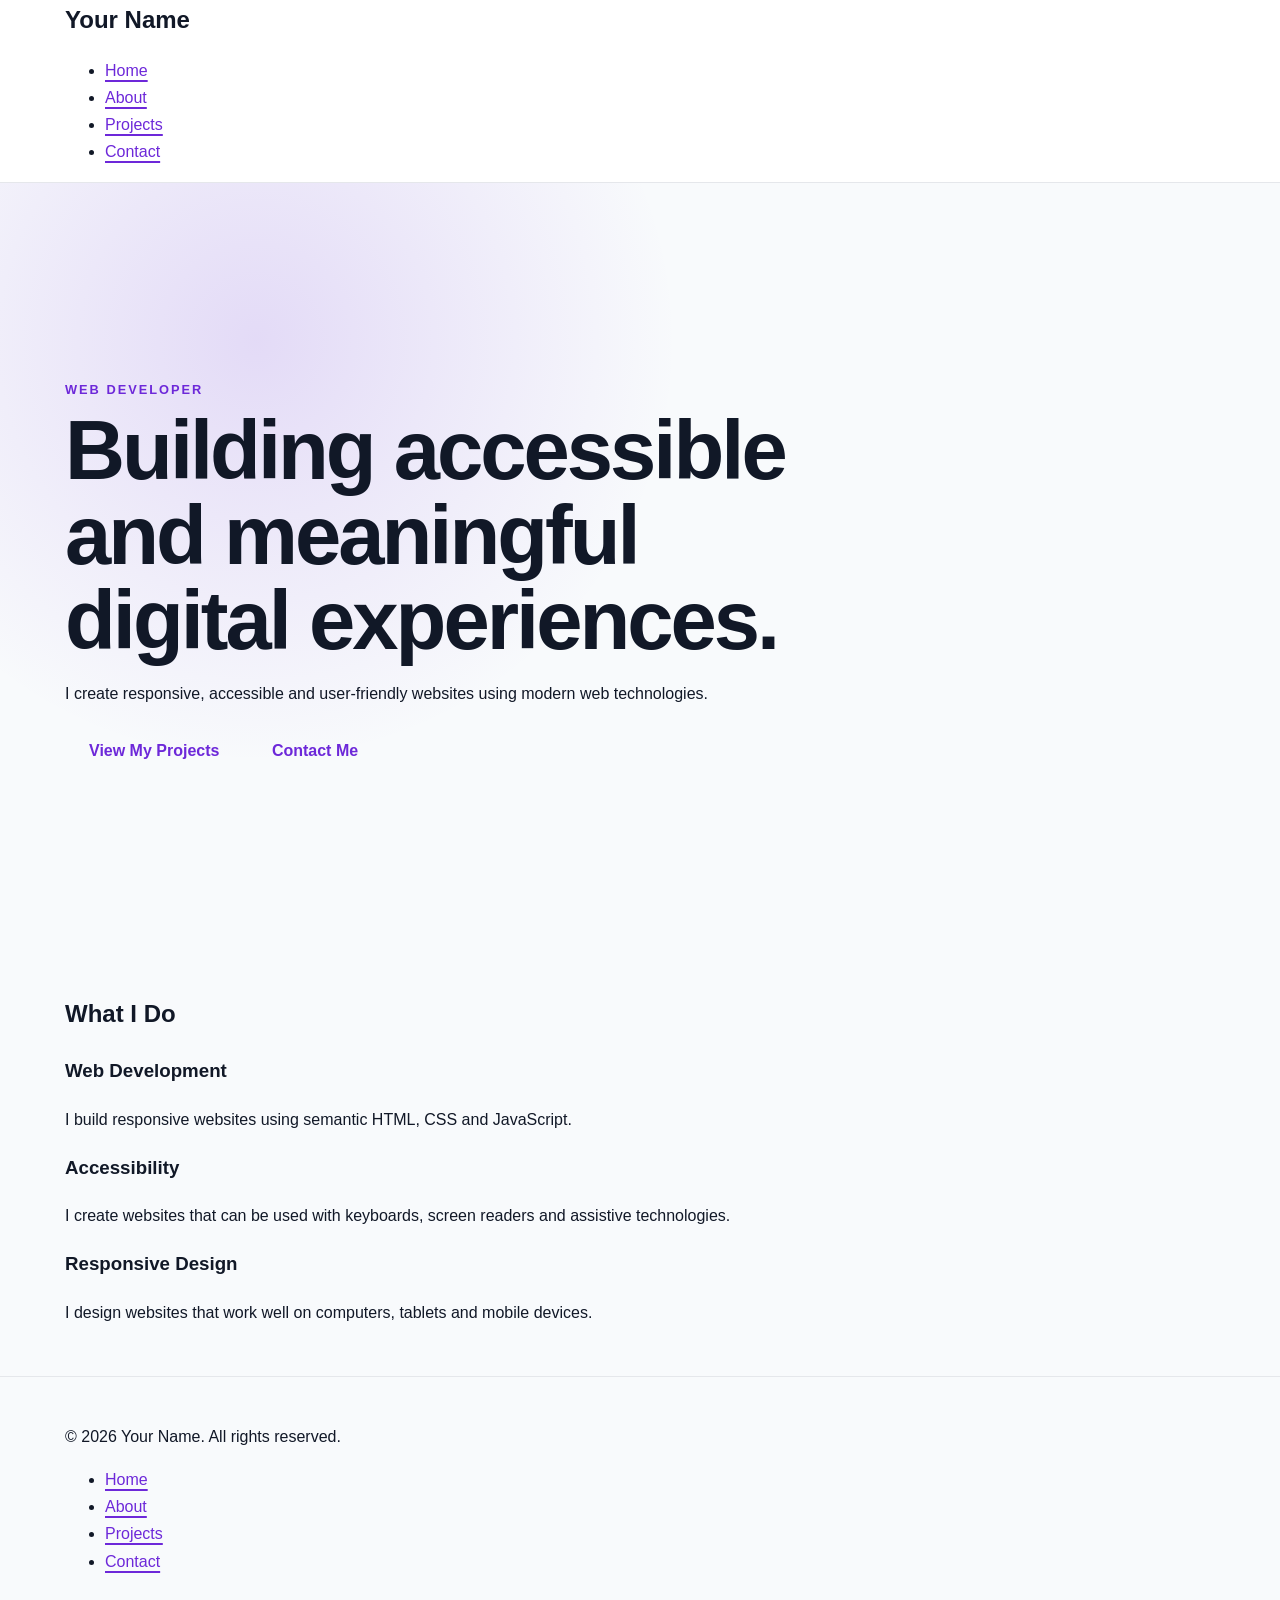
<file: portfolio - advanced/index.html>
<!DOCTYPE html>
<html lang="en">
<head>
    <meta charset="UTF-8">
    <meta name="viewport" content="width=device-width, initial-scale=1.0">
    <title>Your Name | Portfolio</title>
    <meta name="description" content="Personal portfolio of Your Name, a web developer focused on accessible and responsive websites.">
    <meta name="author" content="Your Name">
    <meta name="robots" content="index, follow">
    <link rel="stylesheet" href="styles.css">
</head>

<body>

<a class="skip-link" href="#main-content">Skip to main content</a>

<header class="site-header">
    <div class="container">
        <a class="logo" href="index.html" aria-label="Your Name home">
            Your Name
        </a>

        <nav aria-label="Primary navigation">
            <ul>
                <li><a href="index.html" aria-current="page">Home</a></li>
                <li><a href="about.html">About</a></li>
                <li><a href="projects.html">Projects</a></li>
                <li><a href="contact.html">Contact</a></li>
            </ul>
        </nav>
    </div>
</header>

<main id="main-content">

    <section class="hero" aria-labelledby="hero-title">
        <div class="container">
            <p class="eyebrow">Web Developer</p>

            <h1 id="hero-title">
                Building accessible and meaningful digital experiences.
            </h1>

            <p>
                I create responsive, accessible and user-friendly websites
                using modern web technologies.
            </p>

            <a class="button" href="projects.html">View My Projects</a>
            <a class="button secondary" href="contact.html">Contact Me</a>
        </div>
    </section>

    <section class="container" aria-labelledby="skills-title">
        <h2 id="skills-title">What I Do</h2>

        <div class="cards">

            <article class="card">
                <h3>Web Development</h3>
                <p>
                    I build responsive websites using semantic HTML,
                    CSS and JavaScript.
                </p>
            </article>

            <article class="card">
                <h3>Accessibility</h3>
                <p>
                    I create websites that can be used with keyboards,
                    screen readers and assistive technologies.
                </p>
            </article>

            <article class="card">
                <h3>Responsive Design</h3>
                <p>
                    I design websites that work well on computers,
                    tablets and mobile devices.
                </p>
            </article>

        </div>
    </section>

</main>

<footer class="site-footer">
    <div class="container">
        <p>&copy; 2026 Your Name. All rights reserved.</p>

        <nav aria-label="Footer navigation">
            <ul>
                <li><a href="index.html">Home</a></li>
                <li><a href="about.html">About</a></li>
                <li><a href="projects.html">Projects</a></li>
                <li><a href="contact.html">Contact</a></li>
            </ul>
        </nav>
    </div>
</footer>

</body>
</html>
</file>
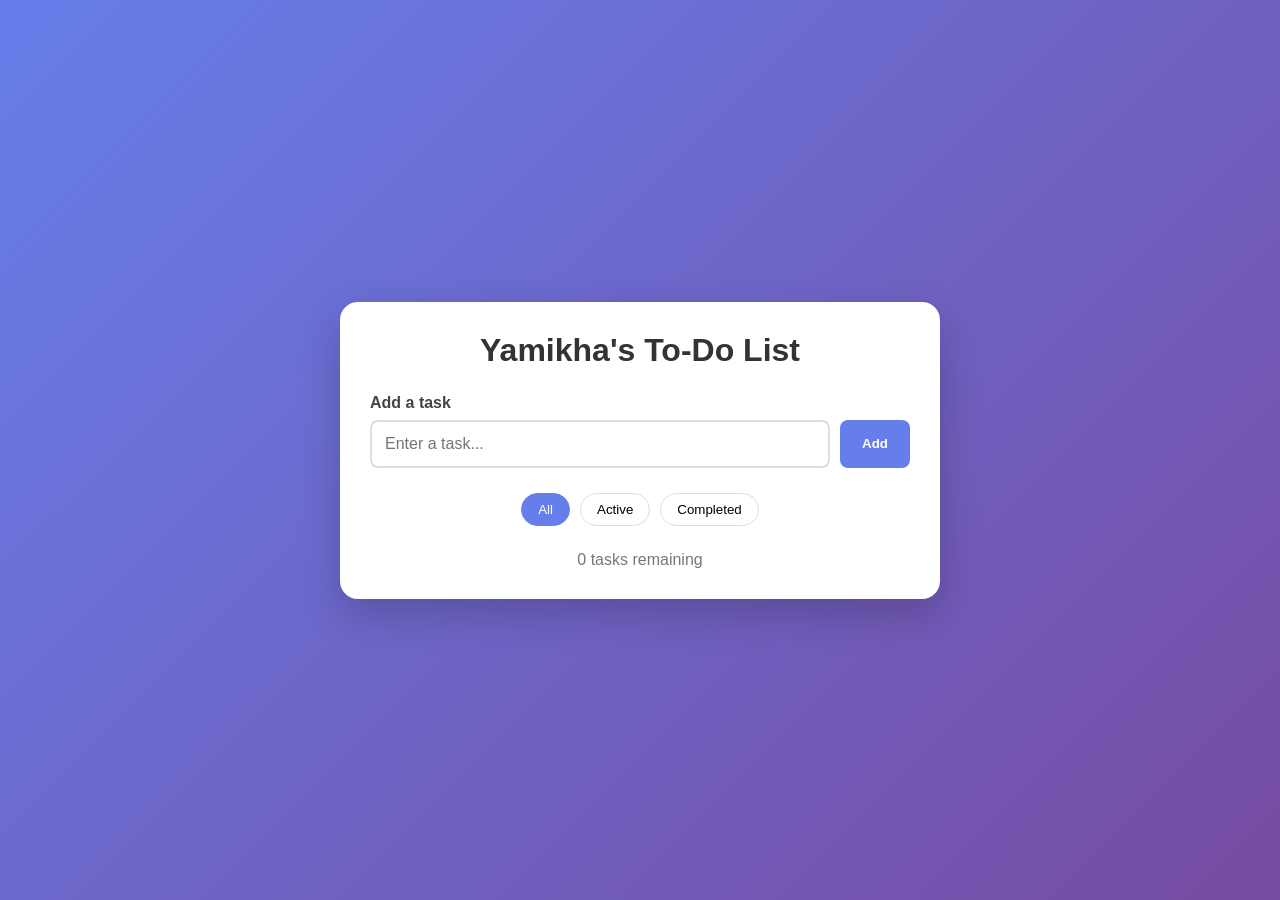
<file: todo-app/index.html>
<!DOCTYPE html>
<html lang="en">
<head>
    <meta charset="UTF-8">
    <meta name="viewport" content="width=device-width, initial-scale=1.0">

    <title>Yamikha's To-Do List</title>

    <link rel="stylesheet" href="style.css">
</head>

<body>

    <main class="app">

        <h1>Yamikha's To-Do List</h1>

        <form id="task-form">
            <label for="task-input">Add a task</label>

            <div class="input-area">
                <input
                    type="text"
                    id="task-input"
                    placeholder="Enter a task..."
                    autocomplete="off"
                    required
                >

                <button type="submit">Add</button>
            </div>
        </form>

        <div class="filters" aria-label="Task filters">
            <button type="button" class="filter active" data-filter="all">
                All
            </button>

            <button type="button" class="filter" data-filter="active">
                Active
            </button>

            <button type="button" class="filter" data-filter="completed">
                Completed
            </button>
        </div>

        <ul id="task-list" aria-live="polite"></ul>

        <p id="task-count">0 tasks</p>

    </main>

    <script src="script.js"></script>

</body>
</html>
</file>
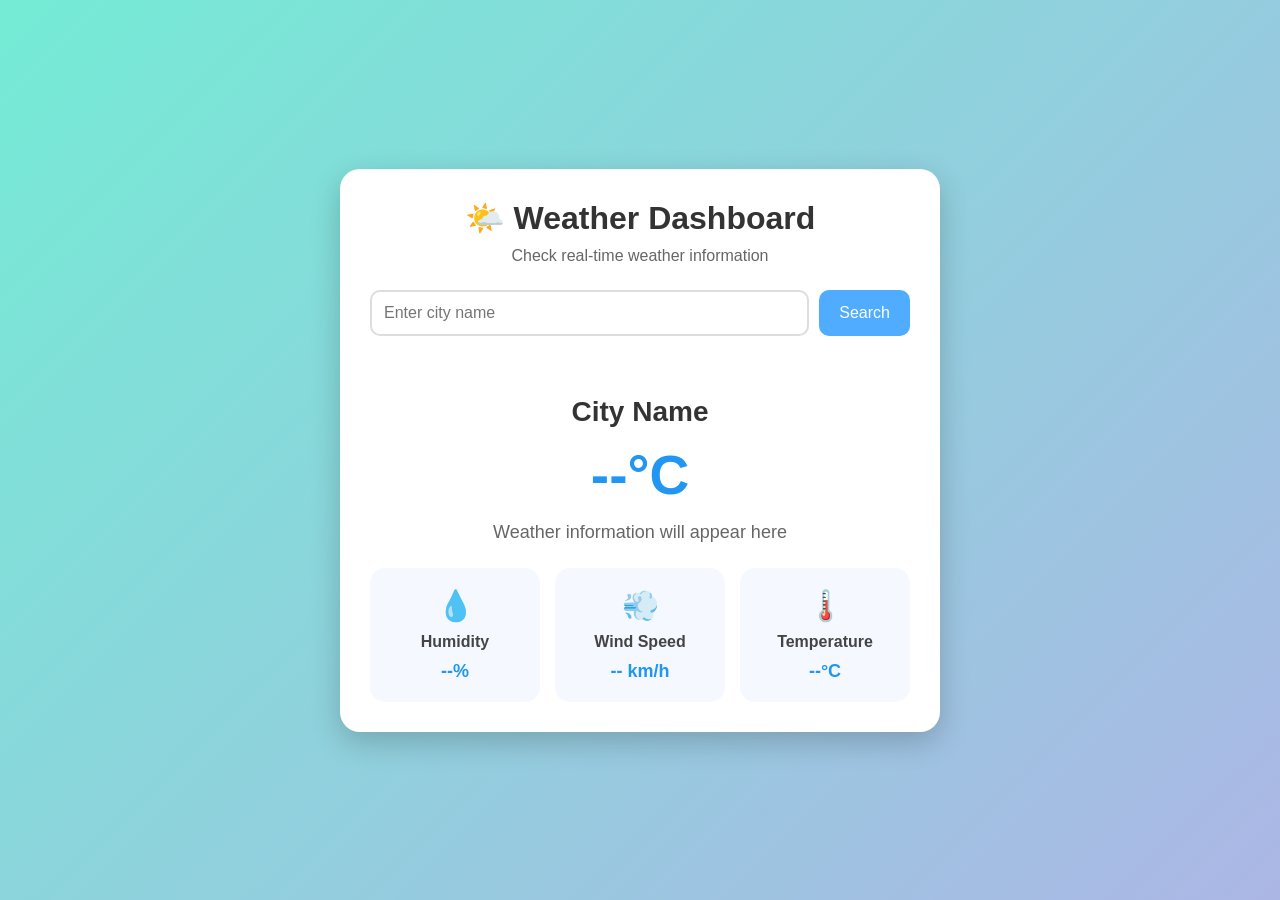
<file: Weather Dashboard/index.html>
<!DOCTYPE html>
<html lang="en">
<head>
    <meta charset="UTF-8">
    <meta name="viewport" content="width=device-width, initial-scale=1.0">
    <title>Weather Dashboard</title>

    <link rel="stylesheet" href="style.css">
</head>

<body>

    <div class="weather-container">

        <h1>🌤️ Weather Dashboard</h1>

        <p class="subtitle">Check real-time weather information</p>

        <div class="search-box">
            <input type="text" id="cityInput" placeholder="Enter city name">
            <button id="searchBtn">Search</button>
        </div>

        <p id="message"></p>

        <div id="weatherResult" class="weather-result">

            <h2 id="cityName">City Name</h2>

            <div class="temperature">
                <span id="temperature">--</span>°C
            </div>

            <p id="weatherDescription">Weather information will appear here</p>

            <div class="weather-details">

                <div class="weather-card">
                    <span>💧</span>
                    <h3>Humidity</h3>
                    <p id="humidity">--%</p>
                </div>

                <div class="weather-card">
                    <span>💨</span>
                    <h3>Wind Speed</h3>
                    <p id="windSpeed">-- km/h</p>
                </div>

                <div class="weather-card">
                    <span>🌡️</span>
                    <h3>Temperature</h3>
                    <p id="temperatureCard">--°C</p>
                </div>

            </div>

        </div>

    </div>

    <script src="script.js"></script>

</body>
</html>
</file>
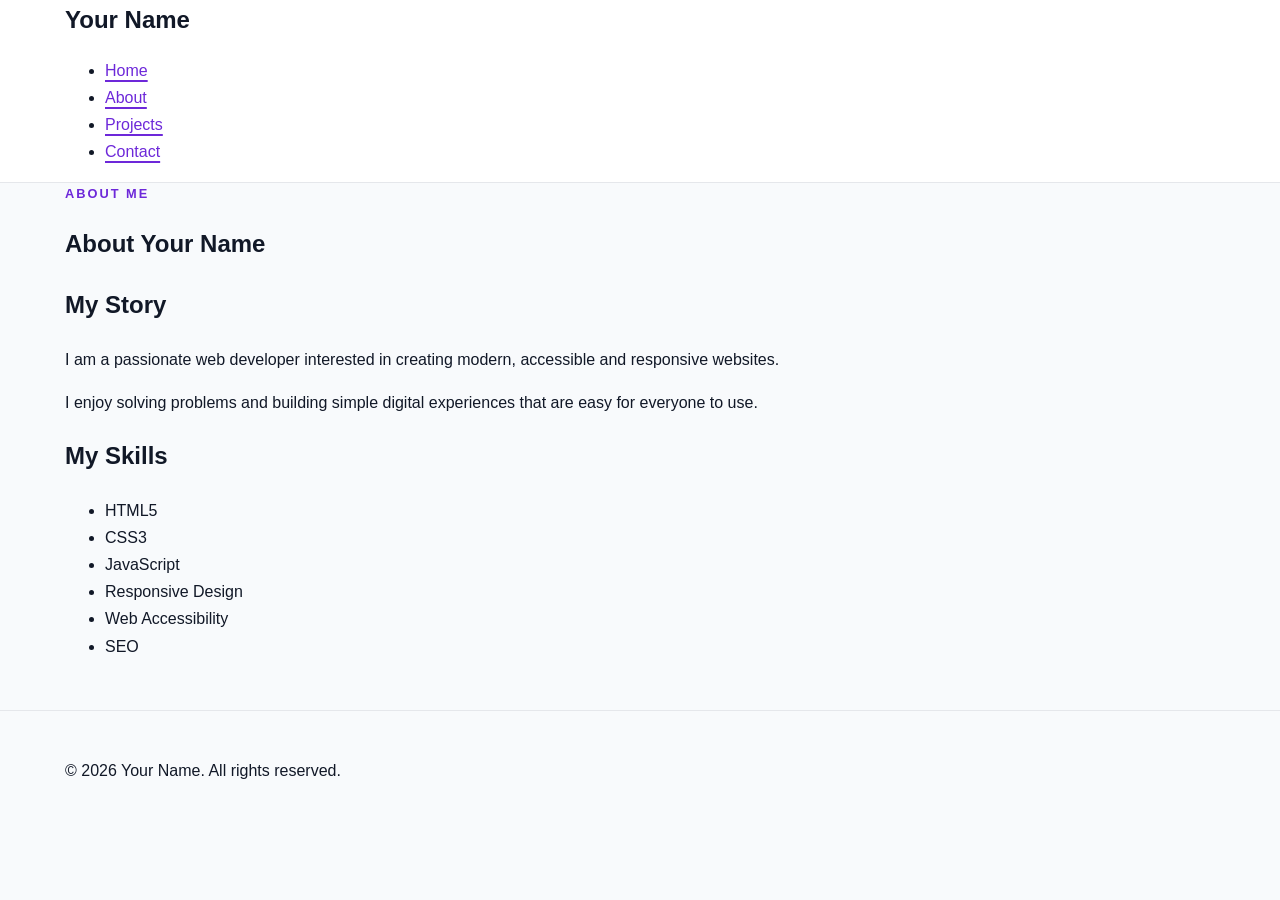
<file: portfolio - advanced/about.html>
<!DOCTYPE html>
<html lang="en">
<head>
    <meta charset="UTF-8">
    <meta name="viewport" content="width=device-width, initial-scale=1.0">
    <title>About | Your Name</title>
    <meta name="description" content="Learn more about Your Name and their web development skills.">
    <meta name="author" content="Your Name">
    <meta name="robots" content="index, follow">
    <link rel="stylesheet" href="styles.css">
</head>

<body>

<a class="skip-link" href="#main-content">Skip to main content</a>

<header class="site-header">
    <div class="container">
        <a class="logo" href="index.html" aria-label="Your Name home">
            Your Name
        </a>

        <nav aria-label="Primary navigation">
            <ul>
                <li><a href="index.html">Home</a></li>
                <li><a href="about.html" aria-current="page">About</a></li>
                <li><a href="projects.html">Projects</a></li>
                <li><a href="contact.html">Contact</a></li>
            </ul>
        </nav>
    </div>
</header>

<main id="main-content">

    <article class="container page-content">

        <header>
            <p class="eyebrow">About Me</p>
            <h1>About Your Name</h1>
        </header>

        <section aria-labelledby="story-title">
            <h2 id="story-title">My Story</h2>

            <p>
                I am a passionate web developer interested in creating
                modern, accessible and responsive websites.
            </p>

            <p>
                I enjoy solving problems and building simple digital
                experiences that are easy for everyone to use.
            </p>
        </section>

        <section aria-labelledby="skills-title">
            <h2 id="skills-title">My Skills</h2>

            <ul class="skills-list">
                <li>HTML5</li>
                <li>CSS3</li>
                <li>JavaScript</li>
                <li>Responsive Design</li>
                <li>Web Accessibility</li>
                <li>SEO</li>
            </ul>
        </section>

    </article>

</main>

<footer class="site-footer">
    <div class="container">
        <p>&copy; 2026 Your Name. All rights reserved.</p>
    </div>
</footer>

</body>
</html>
</file>
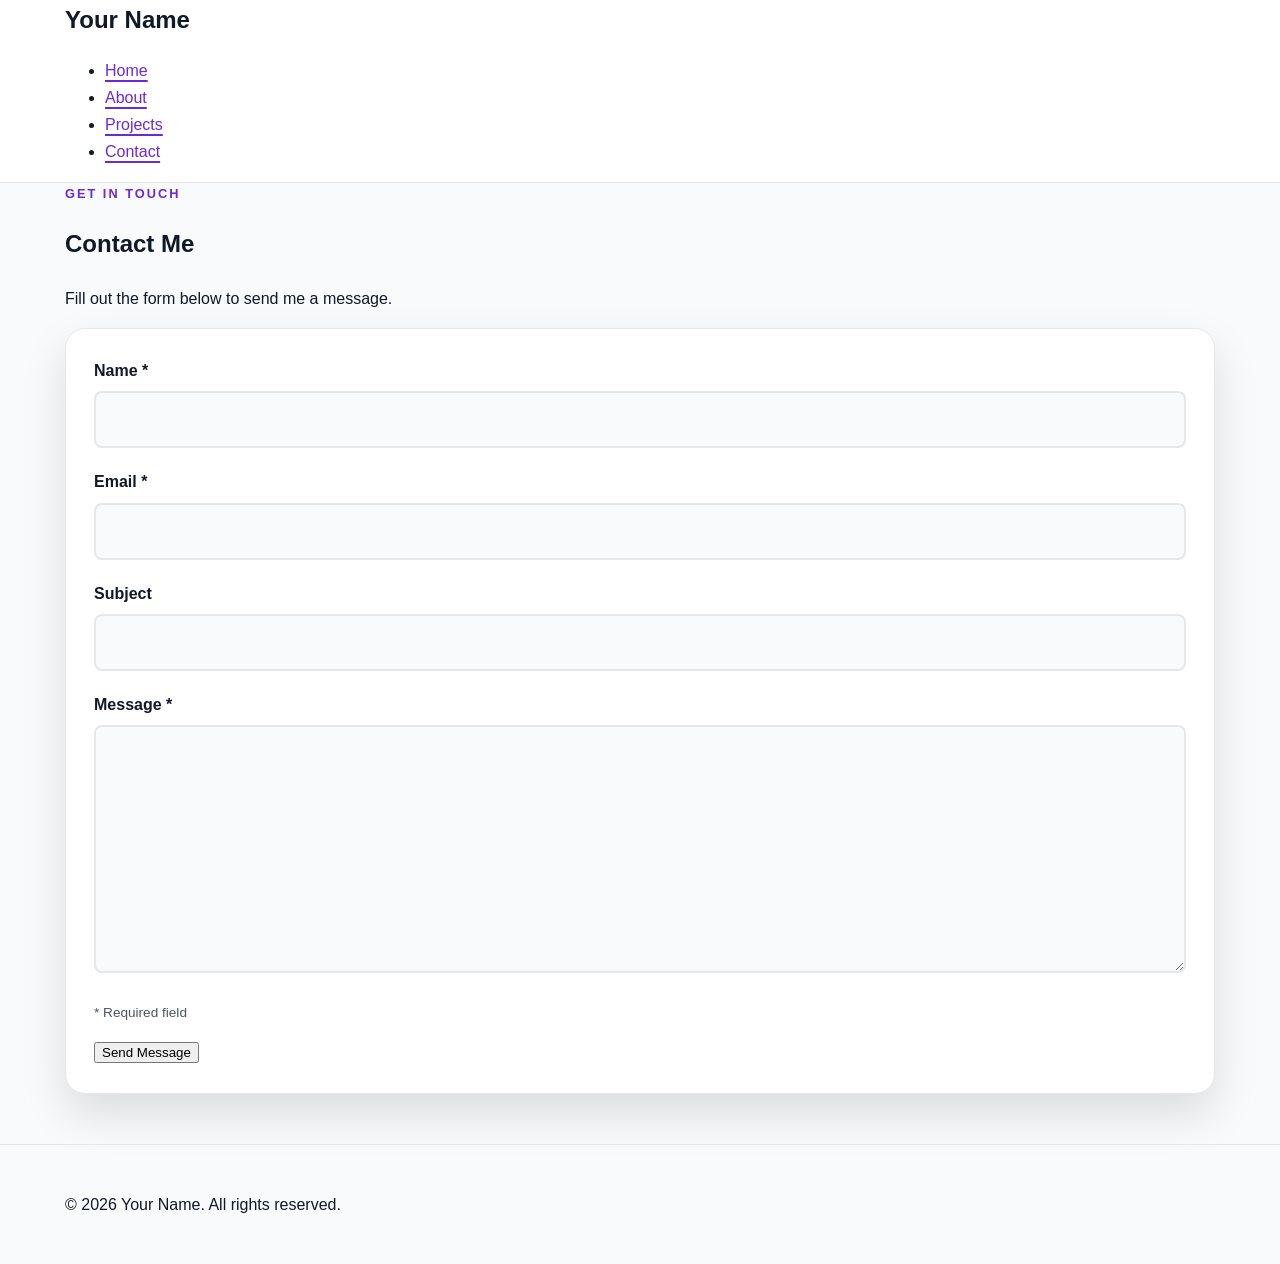
<file: portfolio - advanced/contact.html>
<!DOCTYPE html>
<html lang="en">
<head>
    <meta charset="UTF-8">
    <meta name="viewport" content="width=device-width, initial-scale=1.0">
    <title>Contact | Your Name</title>
    <meta name="description" content="Contact Your Name about web development and website projects.">
    <meta name="author" content="Your Name">
    <meta name="robots" content="index, follow">
    <link rel="stylesheet" href="styles.css">
</head>

<body>

<a class="skip-link" href="#main-content">Skip to main content</a>

<header class="site-header">
    <div class="container">
        <a class="logo" href="index.html" aria-label="Your Name home">
            Your Name
        </a>

        <nav aria-label="Primary navigation">
            <ul>
                <li><a href="index.html">Home</a></li>
                <li><a href="about.html">About</a></li>
                <li><a href="projects.html">Projects</a></li>
                <li><a href="contact.html" aria-current="page">Contact</a></li>
            </ul>
        </nav>
    </div>
</header>

<main id="main-content">

    <section class="container page-content" aria-labelledby="contact-title">

        <header>
            <p class="eyebrow">Get In Touch</p>
            <h1 id="contact-title">Contact Me</h1>

            <p>
                Fill out the form below to send me a message.
            </p>
        </header>

        <form class="contact-form" action="#" method="post">

            <div class="form-group">
                <label for="name">
                    Name <span aria-hidden="true">*</span>
                </label>

                <input
                    id="name"
                    name="name"
                    type="text"
                    autocomplete="name"
                    required
                    aria-required="true">
            </div>

            <div class="form-group">
                <label for="email">
                    Email <span aria-hidden="true">*</span>
                </label>

                <input
                    id="email"
                    name="email"
                    type="email"
                    autocomplete="email"
                    inputmode="email"
                    required
                    aria-required="true">
            </div>

            <div class="form-group">
                <label for="subject">
                    Subject
                </label>

                <input
                    id="subject"
                    name="subject"
                    type="text"
                    autocomplete="off">
            </div>

            <div class="form-group">
                <label for="message">
                    Message <span aria-hidden="true">*</span>
                </label>

                <textarea
                    id="message"
                    name="message"
                    rows="8"
                    required
                    aria-required="true"></textarea>
            </div>

            <p class="required-note">
                <span aria-hidden="true">*</span> Required field
            </p>

            <button type="submit">
                Send Message
            </button>

        </form>

    </section>

</main>

<footer class="site-footer">
    <div class="container">
        <p>&copy; 2026 Your Name. All rights reserved.</p>
    </div>
</footer>

</body>
</html>
</file>
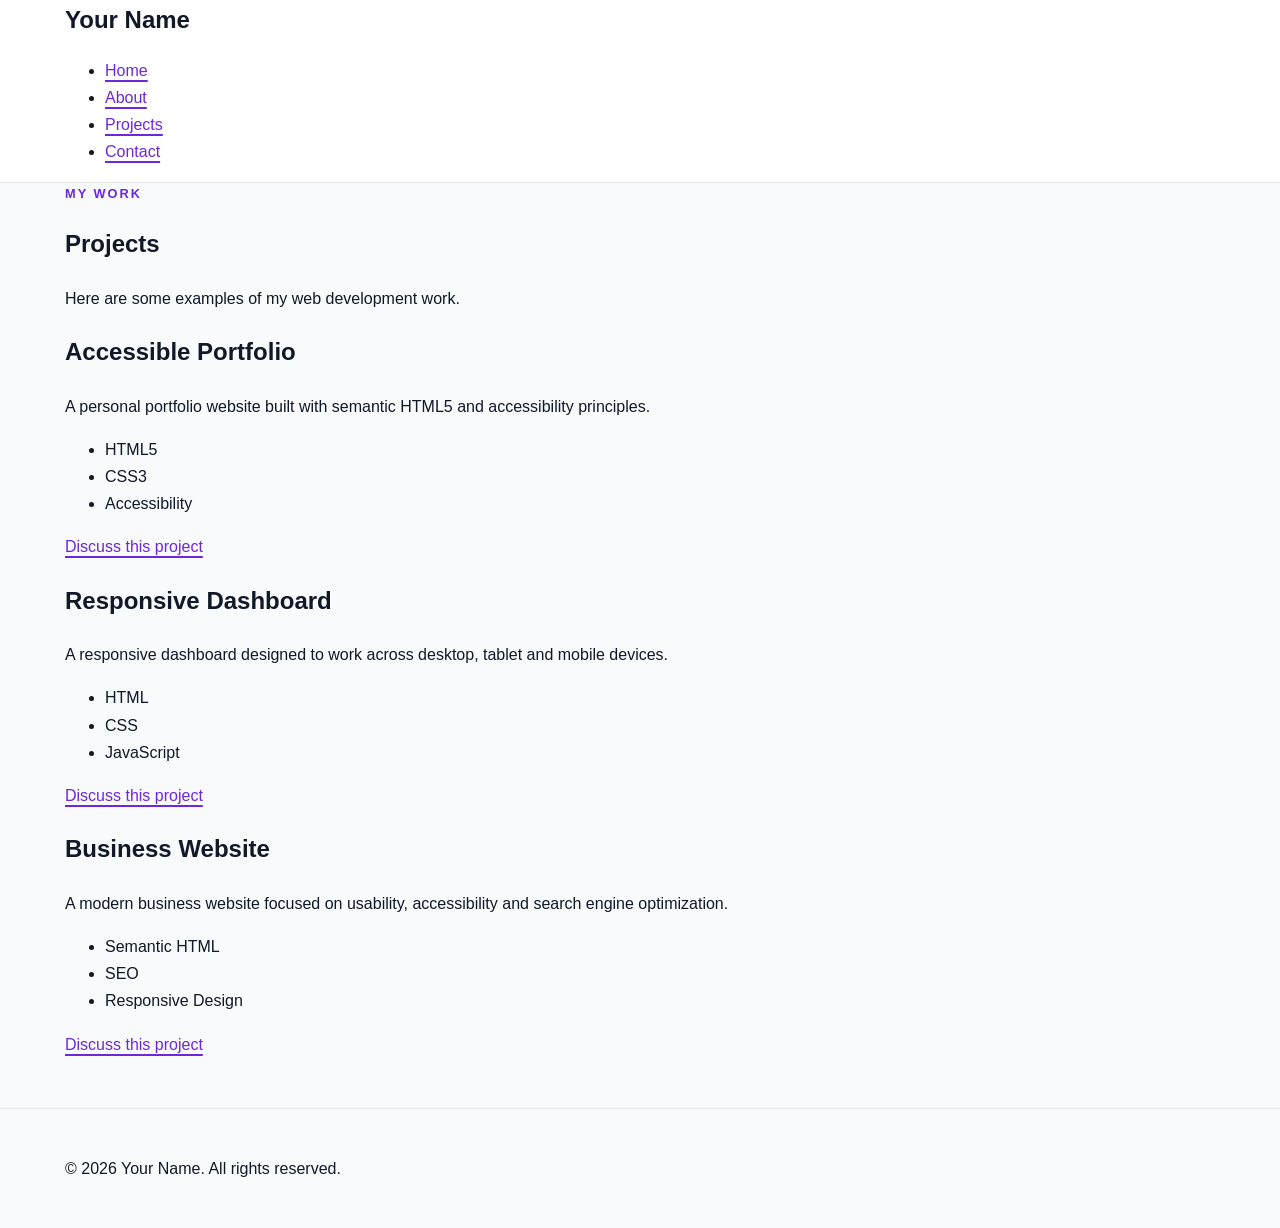
<file: portfolio - advanced/projects.html>
<!DOCTYPE html>
<html lang="en">
<head>
    <meta charset="UTF-8">
    <meta name="viewport" content="width=device-width, initial-scale=1.0">
    <title>Projects | Your Name</title>
    <meta name="description" content="View web development projects created by Your Name.">
    <meta name="author" content="Your Name">
    <meta name="robots" content="index, follow">
    <link rel="stylesheet" href="styles.css">
</head>

<body>

<a class="skip-link" href="#main-content">Skip to main content</a>

<header class="site-header">
    <div class="container">
        <a class="logo" href="index.html" aria-label="Your Name home">
            Your Name
        </a>

        <nav aria-label="Primary navigation">
            <ul>
                <li><a href="index.html">Home</a></li>
                <li><a href="about.html">About</a></li>
                <li><a href="projects.html" aria-current="page">Projects</a></li>
                <li><a href="contact.html">Contact</a></li>
            </ul>
        </nav>
    </div>
</header>

<main id="main-content">

    <section class="container page-content" aria-labelledby="projects-title">

        <header>
            <p class="eyebrow">My Work</p>
            <h1 id="projects-title">Projects</h1>
            <p>
                Here are some examples of my web development work.
            </p>
        </header>

        <div class="cards">

            <article class="card">
                <h2>Accessible Portfolio</h2>

                <p>
                    A personal portfolio website built with semantic
                    HTML5 and accessibility principles.
                </p>

                <ul>
                    <li>HTML5</li>
                    <li>CSS3</li>
                    <li>Accessibility</li>
                </ul>

                <a href="contact.html">
                    Discuss this project
                </a>
            </article>

            <article class="card">
                <h2>Responsive Dashboard</h2>

                <p>
                    A responsive dashboard designed to work across
                    desktop, tablet and mobile devices.
                </p>

                <ul>
                    <li>HTML</li>
                    <li>CSS</li>
                    <li>JavaScript</li>
                </ul>

                <a href="contact.html">
                    Discuss this project
                </a>
            </article>

            <article class="card">
                <h2>Business Website</h2>

                <p>
                    A modern business website focused on usability,
                    accessibility and search engine optimization.
                </p>

                <ul>
                    <li>Semantic HTML</li>
                    <li>SEO</li>
                    <li>Responsive Design</li>
                </ul>

                <a href="contact.html">
                    Discuss this project
                </a>
            </article>

        </div>

    </section>

</main>

<footer class="site-footer">
    <div class="container">
        <p>&copy; 2026 Your Name. All rights reserved.</p>
    </div>
</footer>

</body>
</html>
</file>
<file: portfolio - advanced/styles.css>
/* =========================================
   ADVANCED CSS3 & RESPONSIVE ARCHITECTURE
   YAMIKHA PORTFOLIO
   ========================================= */


/* =========================================
   1. CSS VARIABLES
   ========================================= */

:root {
    --bg-primary: #f8fafc;
    --bg-secondary: #ffffff;
    --bg-card: #ffffff;

    --text-primary: #111827;
    --text-secondary: #4b5563;

    --accent: #6d28d9;
    --accent-light: #8b5cf6;
    --accent-dark: #4c1d95;

    --border: #e5e7eb;

    --shadow-small: 0 4px 12px rgba(0, 0, 0, 0.06);
    --shadow-large: 0 20px 45px rgba(0, 0, 0, 0.12);

    --radius-small: 8px;
    --radius-large: 20px;

    --container-width: 1150px;

    --transition: 0.3s ease;
}


/* =========================================
   2. DARK MODE
   ========================================= */

@media (prefers-color-scheme: dark) {

    :root {
        --bg-primary: #0f172a;
        --bg-secondary: #111827;
        --bg-card: #1e293b;

        --text-primary: #f8fafc;
        --text-secondary: #cbd5e1;

        --accent: #a78bfa;
        --accent-light: #c4b5fd;
        --accent-dark: #7c3aed;

        --border: #334155;

        --shadow-small: 0 4px 12px rgba(0, 0, 0, 0.3);
        --shadow-large: 0 20px 45px rgba(0, 0, 0, 0.4);
    }
}


/* =========================================
   3. BASIC RESET
   ========================================= */

* {
    box-sizing: border-box;
}

html {
    scroll-behavior: smooth;
}

body {
    margin: 0;

    font-family:
        Arial,
        Helvetica,
        sans-serif;

    font-size: 16px;
    line-height: 1.7;

    color: var(--text-primary);
    background: var(--bg-primary);

    transition:
        background var(--transition),
        color var(--transition);
}

img {
    max-width: 100%;
    display: block;
}

a {
    color: var(--accent);

    text-decoration-thickness: 2px;
    text-underline-offset: 4px;

    transition: color var(--transition);
}

a:hover {
    color: var(--accent-light);
}


/* =========================================
   4. ACCESSIBILITY
   ========================================= */

a:focus-visible,
button:focus-visible,
input:focus-visible,
textarea:focus-visible {
    outline: 3px solid #f59e0b;
    outline-offset: 4px;
}

.skip-link {
    position: absolute;

    top: 0;
    left: 0;

    padding: 12px 18px;

    background: var(--text-primary);
    color: var(--bg-primary);

    text-decoration: none;
    font-weight: bold;

    transform: translateY(-150%);

    z-index: 9999;

    transition: transform var(--transition);
}

.skip-link:focus {
    transform: translateY(0);
}


/* =========================================
   5. CONTAINER
   ========================================= */

.container {
    width: min(92%, var(--container-width));

    margin-inline: auto;
}


/* =========================================
   6. HEADER - FLEXBOX
   ========================================= */

.site-header {
    position: sticky;
    top: 0;

    z-index: 1000;

    background: var(--bg-secondary);

    border-bottom: 1px solid var(--border);
}

.header-content {
    min-height: 72px;

    display: flex;

    flex-direction: column;

    justify-content: center;

    align-items: center;

    gap: 16px;

    padding-block: 14px;
}

.logo {
    font-size: 1.5rem;

    font-weight: 800;

    color: var(--text-primary);

    text-decoration: none;
}

.logo span {
    color: var(--accent);
}

.nav-list {
    display: flex;

    flex-wrap: wrap;

    justify-content: center;

    align-items: center;

    gap: 14px;

    list-style: none;

    padding: 0;
    margin: 0;
}

.nav-list a {
    padding: 6px 8px;

    color: var(--text-secondary);

    font-size: 0.9rem;

    font-weight: 600;

    text-decoration: none;

    border-radius: var(--radius-small);
}

.nav-list a:hover,
.nav-list a[aria-current="page"] {
    color: var(--accent);

    background: rgba(109, 40, 217, 0.1);
}


/* =========================================
   7. THEME BUTTON
   ========================================= */

.theme-toggle {
    display: grid;

    place-items: center;

    width: 38px;
    height: 38px;

    border: 1px solid var(--border);

    border-radius: 50%;

    background: var(--bg-card);

    color: var(--text-primary);

    text-decoration: none;

    font-size: 1.2rem;

    box-shadow: var(--shadow-small);

    transition: transform var(--transition);
}

.theme-toggle:hover {
    transform: rotate(20deg);
}


/* =========================================
   8. HERO - CSS GRID
   ========================================= */

.hero {
    min-height: 80vh;

    display: grid;

    align-items: center;

    padding-block: 70px;

    background:
        radial-gradient(
            circle at 20% 20%,
            rgba(109, 40, 217, 0.15),
            transparent 35%
        ),

        var(--bg-primary);
}

.hero-grid {
    display: grid;

    grid-template-columns: 1fr;

    gap: 50px;

    align-items: center;
}

.eyebrow {
    margin: 0 0 8px;

    color: var(--accent);

    font-size: 0.8rem;

    font-weight: 800;

    letter-spacing: 2px;

    text-transform: uppercase;
}

.hero h1 {
    max-width: 800px;

    margin: 0;

    font-size: clamp(2.5rem, 9vw, 5rem);

    line-height: 1.02;

    letter-spacing: -3px;
}

.hero h1 span {
    color: var(--accent);
}

.hero-description {
    max-width: 650px;

    margin-block: 24px;

    color: var(--text-secondary);

    font-size: 1.05rem;
}


/* =========================================
   9. BUTTONS - FLEXBOX
   ========================================= */

.hero-actions {
    display: flex;

    flex-wrap: wrap;

    gap: 12px;

    margin-top: 30px;
}

.button {
    display: inline-flex;

    align-items: center;

    justify-content: center;

    min-height: 48px;

    padding: 12px 22px;

    border-radius: 999px;

    font-weight: 700;

    text-decoration: none;

    border: 2px solid transparent;

    transition:
        transform var(--transition),
        box-shadow var(--transition),
        background var(--transition);
}

.button:hover {
    transform: translateY(-3px);

    box-shadow: var(--shadow-small);
}

.primary-button {
    background: var(--accent);

    color: #ffffff;
}

.primary-button:hover {
    background: var(--accent-dark);

    color: #ffffff;
}

.outline-button {
    background: transparent;

    border-color: var(--accent);

    color: var(--accent);
}

.outline-button:hover {
    background: var(--accent);

    color: #ffffff;
}


/* =========================================
   10. HERO CARD
   ========================================= */

.hero-card {
    display: grid;

    place-items: center;

    min-height: 300px;

    border-radius: var(--radius-large);

    background:
        linear-gradient(
            135deg,
            var(--accent),
            var(--accent-dark)
        );

    box-shadow: var(--shadow-large);

    transform: rotate(1deg);

    transition: transform var(--transition);
}

.hero-card:hover {
    transform: rotate(0deg) translateY(-5px);
}

.hero-card-inner {
    width: 85%;

    padding: 35px;

    border: 1px solid rgba(255, 255, 255, 0.25);

    border-radius: 16px;

    background: rgba(255, 255, 255, 0.1);

    color: #ffffff;

    text-align: center;
}

.code-symbol {
    margin: 0;

    font-size: 3rem;

    font-weight: 900;
}

.hero-card h2 {
    margin: 8px 0;

    font-size: 1.8rem;
}

.tech-tags {
    display: flex;

    flex-wrap: wrap;

    justify-content: center;

    gap: 8px;

    margin-top: 22px;
}

.tech-tags span {
    padding: 5px 10px;

    border-radius: 999px;

    background: rgba(255, 255, 255, 0.18);

    font-size: 0.75rem;
}


/* =========================================
   11. SECTIONS
   ========================================= */

.section-padding {
    padding-block: 75px;
}

.section-heading {
    max-width: 650px;

    margin-bottom: 40px;
}

.section-heading h2,
.about-main h2,
.contact-info h2 {
    margin: 0;

    font-size: clamp(2rem, 5vw, 3rem);

    line-height: 1.15;
}


/* =========================================
   12. FEATURE CARDS - CSS GRID
   ========================================= */

.feature-grid {
    display: grid;

    grid-template-columns: 1fr;

    gap: 18px;
}

.feature-card {
    padding: 28px;

    background: var(--bg-card);

    border: 1px solid var(--border);

    border-radius: var(--radius-large);

    box-shadow: var(--shadow-small);

    transition:
        transform var(--transition),
        border-color var(--transition),
        box-shadow var(--transition);
}

.feature-card:hover {
    transform: translateY(-7px);

    border-color: var(--accent);

    box-shadow: var(--shadow-large);
}

.feature-icon {
    display: grid;

    place-items: center;

    width: 48px;
    height: 48px;

    margin-bottom: 20px;

    border-radius: 12px;

    background: rgba(109, 40, 217, 0.1);

    color: var(--accent);

    font-weight: 800;
}

.feature-card h3 {
    margin: 0 0 10px;

    font-size: 1.25rem;
}

.feature-card p {
    margin: 0;

    color: var(--text-secondary);
}


/* =========================================
   13. PAGE HERO
   ========================================= */

.page-hero {
    padding-block: 70px;

    background:
        linear-gradient(
            135deg,
            rgba(109, 40, 217, 0.1),
            var(--bg-primary)
        );

    border-bottom: 1px solid var(--border);
}

.page-hero h1 {
    max-width: 800px;

    margin: 0;

    font-size: clamp(2.4rem, 7vw, 4rem);

    line-height: 1.05;

    letter-spacing: -2px;
}

.page-hero p:last-child {
    max-width: 650px;

    color: var(--text-secondary);
}


/* =========================================
   14. ABOUT GRID
   ========================================= */

.about-grid {
    display: grid;

    grid-template-columns: 1fr;

    gap: 35px;

    align-items: start;
}

.about-main p {
    color: var(--text-secondary);
}

.about-card {
    padding: 30px;

    background: var(--bg-card);

    border: 1px solid var(--border);

    border-radius: var(--radius-large);

    box-shadow: var(--shadow-small);
}

.about-card h2 {
    margin-top: 0;
}

.tool-list {
    display: flex;

    flex-direction: column;

    gap: 12px;

    padding: 0;

    margin: 20px 0 0;

    list-style: none;
}

.tool-list li {
    display: flex;

    justify-content: space-between;

    align-items: center;

    gap: 20px;

    padding: 12px 0;

    border-bottom: 1px solid var(--border);
}

.tool-list li:last-child {
    border-bottom: 0;
}

.tool-list strong {
    color: var(--accent);

    font-size: 0.8rem;
}


/* =========================================
   15. PROJECT GRID
   ========================================= */

.project-grid {
    display: grid;

    grid-template-columns: 1fr;

    gap: 20px;
}

.project-card {
    display: grid;

    grid-template-columns: auto 1fr;

    gap: 20px;

    padding: 28px;

    background: var(--bg-card);

    border: 1px solid var(--border);

    border-radius: var(--radius-large);

    box-shadow: var(--shadow-small);

    transition:
        transform var(--transition),
        border-color var(--transition),
        box-shadow var(--transition);
}

.project-card:hover {
    transform: translateY(-6px);

    border-color: var(--accent);

    box-shadow: var(--shadow-large);
}

.project-number {
    display: grid;

    place-items: center;

    width: 48px;
    height: 48px;

    border-radius: 50%;

    background: rgba(109, 40, 217, 0.1);

    color: var(--accent);

    font-weight: 900;
}

.project-category {
    margin: 0 0 5px;

    color: var(--accent);

    font-size: 0.75rem;

    font-weight: 800;

    letter-spacing: 1px;

    text-transform: uppercase;
}

.project-card h3 {
    margin: 0 0 10px;

    font-size: 1.4rem;
}

.project-card p {
    color: var(--text-secondary);
}

.project-tags {
    display: flex;

    flex-wrap: wrap;

    gap: 7px;
}

.project-tags span {
    padding: 5px 9px;

    border-radius: 999px;

    background: rgba(109, 40, 217, 0.1);

    color: var(--accent);

    font-size: 0.75rem;

    font-weight: 700;
}


/* =========================================
   16. CONTACT GRID
   ========================================= */

.contact-grid {
    display: grid;

    grid-template-columns: 1fr;

    gap: 40px;
}

.contact-info p {
    color: var(--text-secondary);
}

.contact-detail {
    display: flex;

    flex-direction: column;

    gap: 2px;

    margin-top: 25px;

    padding: 18px;

    border-left: 3px solid var(--accent);

    background: var(--bg-card);
}


/* =========================================
   17. CONTACT FORM
   ========================================= */

.contact-form {
    padding: 28px;

    background: var(--bg-card);

    border: 1px solid var(--border);

    border-radius: var(--radius-large);

    box-shadow: var(--shadow-large);
}

.form-group {
    margin-bottom: 20px;
}

label {
    display: block;

    margin-bottom: 7px;

    font-weight: 700;
}

input,
textarea {
    width: 100%;

    padding: 13px 15px;

    border: 2px solid var(--border);

    border-radius: var(--radius-small);

    background: var(--bg-primary);

    color: var(--text-primary);

    font: inherit;

    transition:
        border-color var(--transition),
        box-shadow var(--transition);
}

input:focus,
textarea:focus {
    border-color: var(--accent);

    outline: none;

    box-shadow:
        0 0 0 4px rgba(109, 40, 217, 0.15);
}

textarea {
    min-height: 160px;

    resize: vertical;
}

.required-note {
    color: var(--text-secondary);

    font-size: 0.85rem;
}


/* =========================================
   18. FOOTER - FLEXBOX
   ========================================= */

.site-footer {
    margin-top: 50px;

    padding-block: 30px;

    border-top: 1px solid var(--border);
}

.footer-content {
    display: flex;

    flex-direction: column;

    align-items: center;

    justify-content: space-between;

    gap: 20px;

    text-align: center;
}

.footer-content ul {
    display: flex;

    flex-wrap: wrap;

    justify-content: center;

    gap: 18px;

    margin: 0;

    padding: 0;

    list-style: none;
}


/* =========================================
   19. TABLET - 600px
   ========================================= */

@media (min-width: 600px) {

    .header-content {
        flex-direction: row;

        justify-content: space-between;
    }

    .feature-grid {
        grid-template-columns: repeat(2, 1fr);
    }

    .project-grid {
        grid-template-columns: repeat(2, 1fr);
    }

    .contact-grid {
        grid-template-columns: 0.8fr 1.2fr;
    }

    .footer-content {
        flex-direction: row;

        text-align: left;
    }
}


/* =========================================
   20. DESKTOP - 900px
   ========================================= */

@media (min-width: 900px) {

    .hero {
        min-height: 88vh;
    }

    .hero-grid {
        grid-template-columns: 1.15fr 0.85fr;

        gap: 80px;
    }

    .hero-card {
        min-height: 420px;
    }

    .feature-grid {
        grid-template-columns: repeat(4, 1fr);
    }

    .about-grid {
        grid-template-columns: 1.4fr 0.6fr;

        gap: 80px;
    }
}


/* =========================================
   21. LARGE DESKTOP - 1200px
   ========================================= */

@media (min-width: 1200px) {

    .hero h1 {
        font-size: 5.2rem;
    }

    .hero-grid {
        gap: 110px;
    }
}


/* =========================================
   22. REDUCED MOTION
   ========================================= */

@media (prefers-reduced-motion: reduce) {

    html {
        scroll-behavior: auto;
    }

    *,
    *::before,
    *::after {
        transition: none !important;
        animation: none !important;
    }
}
</file>
<file: todo-app/style.css>
* {
    box-sizing: border-box;
    margin: 0;
    padding: 0;
}

body {
    font-family: Arial, sans-serif;
    min-height: 100vh;
    background: linear-gradient(135deg, #667eea, #764ba2);
    display: flex;
    justify-content: center;
    align-items: center;
    padding: 20px;
}

.app {
    width: 100%;
    max-width: 600px;
    background: white;
    padding: 30px;
    border-radius: 18px;
    box-shadow: 0 15px 40px rgba(0, 0, 0, 0.2);
}

h1 {
    text-align: center;
    color: #333;
    margin-bottom: 25px;
}

label {
    display: block;
    font-weight: bold;
    margin-bottom: 8px;
    color: #444;
}

.input-area {
    display: flex;
    gap: 10px;
}

#task-input {
    flex: 1;
    padding: 13px;
    border: 2px solid #ddd;
    border-radius: 8px;
    font-size: 16px;
}

#task-input:focus {
    outline: none;
    border-color: #667eea;
}

.input-area button {
    padding: 13px 22px;
    border: none;
    border-radius: 8px;
    background: #667eea;
    color: white;
    font-weight: bold;
    cursor: pointer;
}

.input-area button:hover {
    background: #5568d8;
}

.filters {
    display: flex;
    justify-content: center;
    gap: 10px;
    margin: 25px 0;
}

.filter {
    padding: 8px 16px;
    border: 1px solid #ddd;
    border-radius: 20px;
    background: white;
    cursor: pointer;
}

.filter:hover,
.filter.active {
    background: #667eea;
    color: white;
    border-color: #667eea;
}

#task-list {
    list-style: none;
}

.task-item {
    display: flex;
    align-items: center;
    gap: 10px;
    padding: 14px;
    margin-bottom: 10px;
    background: #f5f5f5;
    border-radius: 10px;
}

.task-item.completed .task-text {
    text-decoration: line-through;
    color: #999;
}

.task-text {
    flex: 1;
    color: #333;
    word-break: break-word;
}

.task-actions {
    display: flex;
    gap: 6px;
}

.task-actions button {
    border: none;
    padding: 7px 10px;
    border-radius: 6px;
    cursor: pointer;
    font-size: 13px;
}

.edit-btn {
    background: #fbbf24;
    color: #222;
}

.delete-btn {
    background: #ef4444;
    color: white;
}

#task-count {
    text-align: center;
    margin-top: 20px;
    color: #777;
}

@media (max-width: 500px) {
    .app {
        padding: 20px;
    }

    .input-area {
        flex-direction: column;
    }

    .input-area button {
        width: 100%;
    }

    .task-item {
        flex-wrap: wrap;
    }

    .task-actions {
        width: 100%;
        justify-content: flex-end;
    }
}
</file>
<file: Weather Dashboard/style.css>
* {
    margin: 0;
    padding: 0;
    box-sizing: border-box;
}

body {
    font-family: Arial, sans-serif;
    min-height: 100vh;
    display: flex;
    justify-content: center;
    align-items: center;
    background: linear-gradient(135deg, #74ebd5, #ACB6E5);
}

.weather-container {
    width: 90%;
    max-width: 600px;
    background: white;
    padding: 30px;
    border-radius: 20px;
    text-align: center;
    box-shadow: 0 10px 30px rgba(0, 0, 0, 0.2);
}

h1 {
    color: #333;
    margin-bottom: 10px;
}

.subtitle {
    color: #666;
    margin-bottom: 25px;
}

.search-box {
    display: flex;
    gap: 10px;
    margin-bottom: 20px;
}

.search-box input {
    flex: 1;
    padding: 12px;
    border: 2px solid #ddd;
    border-radius: 10px;
    font-size: 16px;
    outline: none;
}

.search-box input:focus {
    border-color: #4facfe;
}

.search-box button {
    padding: 12px 20px;
    border: none;
    border-radius: 10px;
    background: #4facfe;
    color: white;
    font-size: 16px;
    cursor: pointer;
}

.search-box button:hover {
    background: #2196f3;
}

#message {
    color: #d9534f;
    margin: 10px 0;
    min-height: 20px;
}

.weather-result {
    margin-top: 20px;
}

#cityName {
    font-size: 28px;
    color: #333;
    margin-bottom: 10px;
}

.temperature {
    font-size: 55px;
    font-weight: bold;
    color: #2196f3;
    margin: 15px 0;
}

#weatherDescription {
    color: #666;
    font-size: 18px;
    margin-bottom: 25px;
}

.weather-details {
    display: flex;
    justify-content: space-between;
    gap: 15px;
}

.weather-card {
    flex: 1;
    padding: 20px 10px;
    background: #f5f9ff;
    border-radius: 15px;
}

.weather-card span {
    font-size: 30px;
}

.weather-card h3 {
    margin: 10px 0;
    color: #444;
    font-size: 16px;
}

.weather-card p {
    font-size: 18px;
    font-weight: bold;
    color: #2196f3;
}

@media (max-width: 600px) {
    .weather-container {
        padding: 20px;
    }

    .weather-details {
        flex-direction: column;
    }

    .search-box {
        flex-direction: column;
    }

    .search-box button {
        width: 100%;
    }
}
</file>
